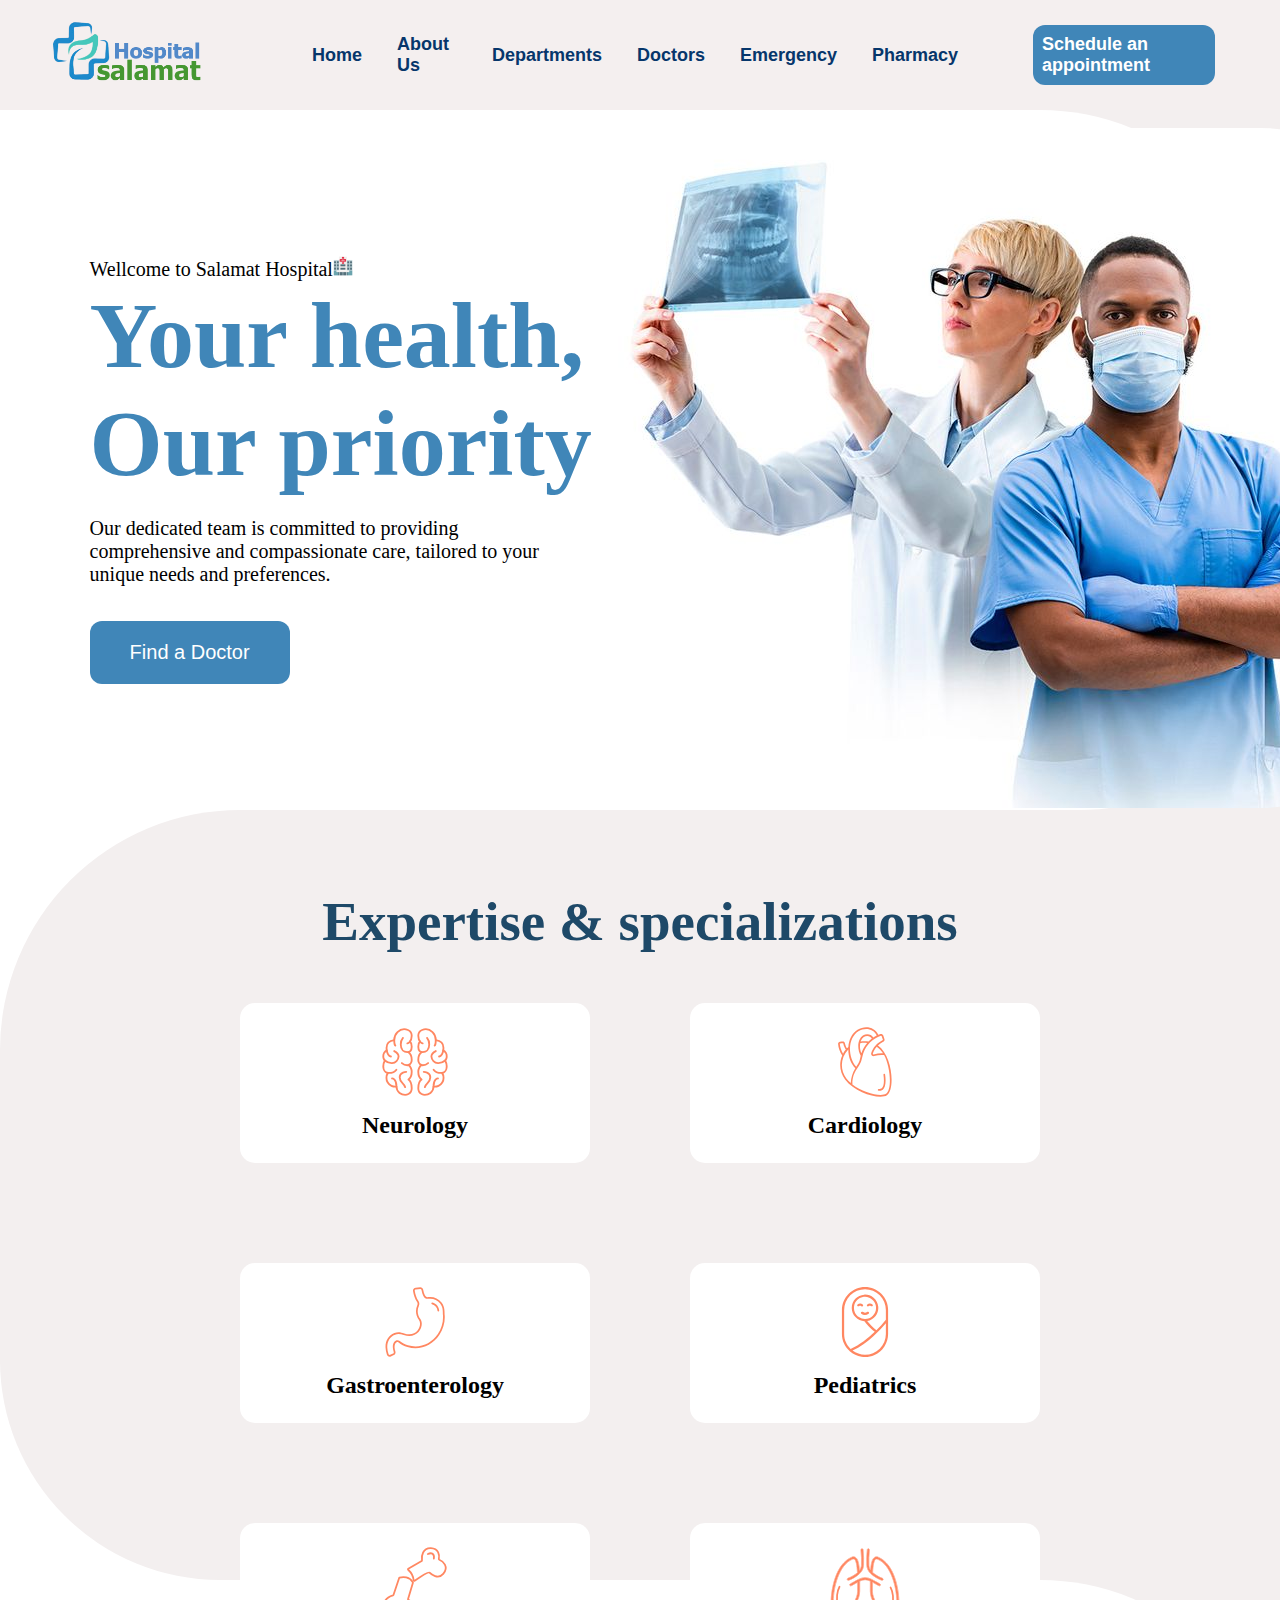
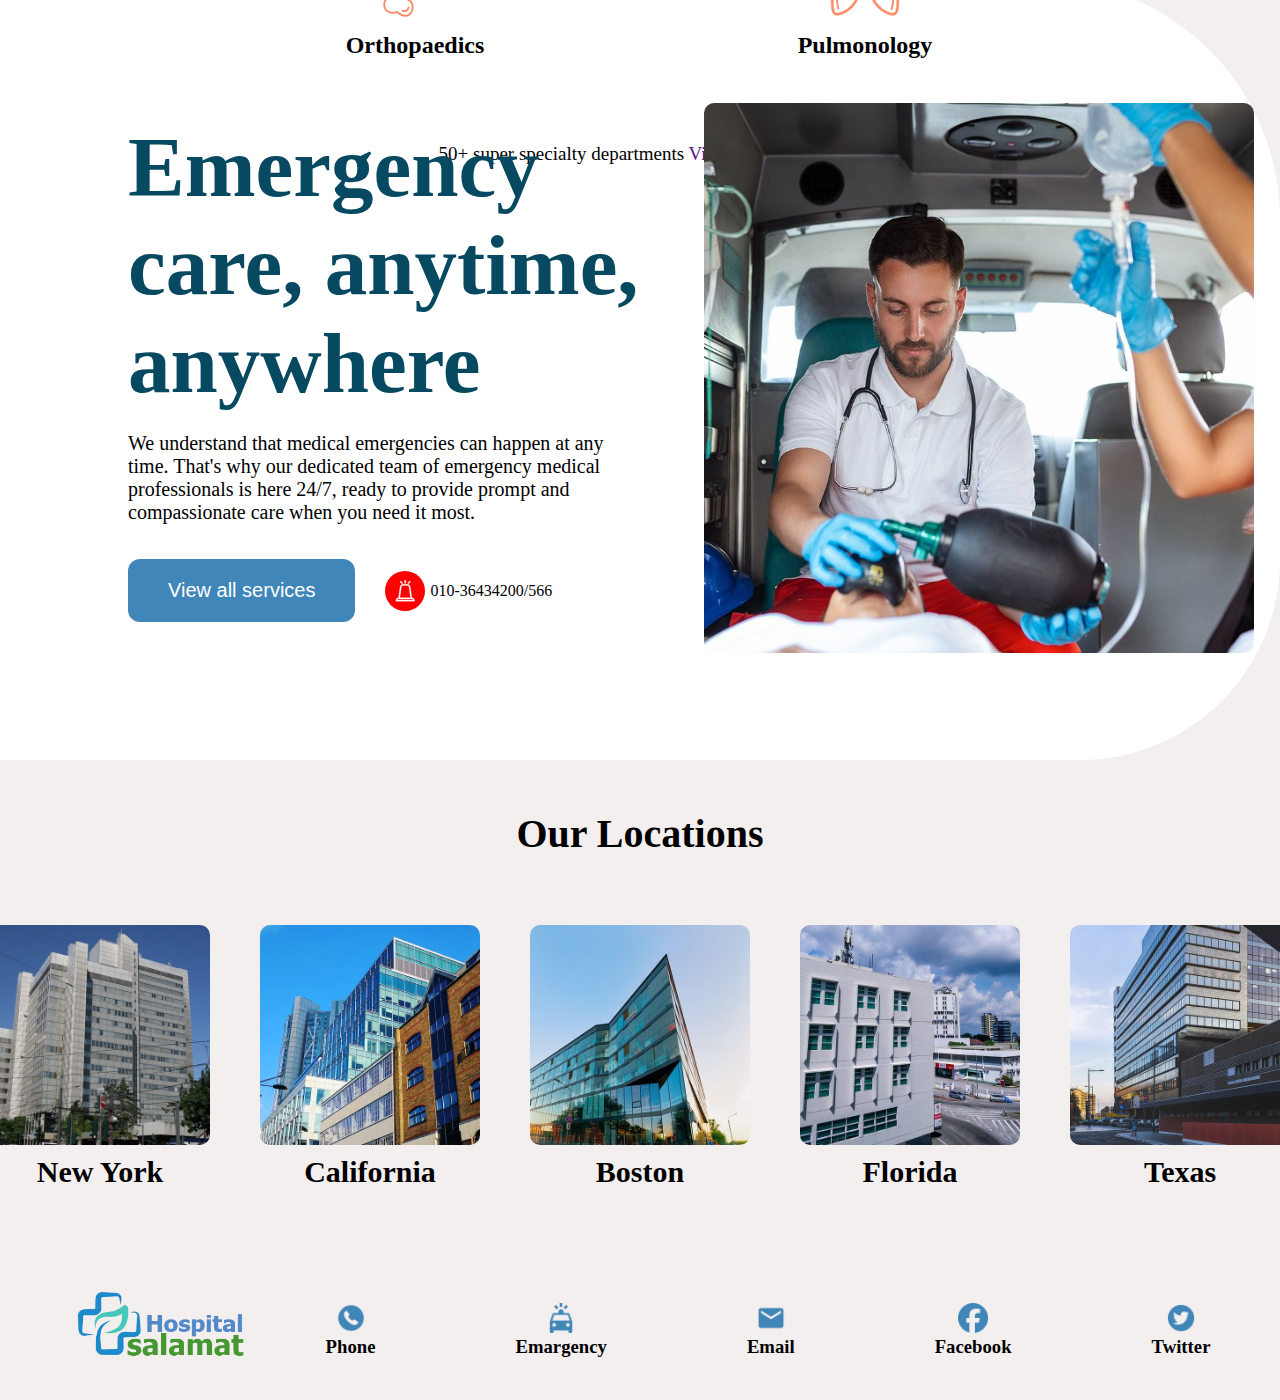
<file: index.html>
<!DOCTYPE html>
<html lang="en">

<head>
    <link rel="stylesheet" href="./component/css/footer.css">
    <link rel="stylesheet" href="./component/css/header.css">
    <link rel="stylesheet" href="./component/css/commonstyle.css">
    <link rel="stylesheet" href="./component/css/home.css">
    <meta charset="UTF-8">
    <meta name="viewport" content="width=device-width, initial-scale=1.0">
    <title>Home</title>
</head>

<body>
    <header id="header"></header>
    <main>
        <div class="home">
            <div class="hero">
                <div class="hero-contant">
                    <p>Wellcome to Salamat Hospital<img src="./image/noto--hospital.png" width="20" height="20"></p>
                    <h1>Your health, Our priority</h1>
                    <p>
                        Our dedicated team is committed to providing comprehensive and compassionate care,
                        tailored to your unique needs and preferences.
                    </p>
                    <button id="hero-button">Find a Doctor</button>
                </div>
                <div class="hero-imag">
                    <img src="./image/hero-image.jpg" alt="">
                </div>
            </div>
            <div class="hero-2">
                <div class="hero-part-2">
                    <h1>Expertise & specializations</h1>
                    <div class="hero-part-2-category">
                        <div class="cat-1">
                            <img src="./image/svg/maqz.svg" width="70" height="70" alt="">
                            <h2>Neurology</h2>
                        </div>
                        <div class="cat-1">
                            <img src="./image/svg/hartlogo.svg" width="70" height="70" alt="">
                            <h2>Cardiology</h2>
                        </div>
                        <div class="cat-1">
                            <img src="./image/svg/medah.svg" width="70" height="70" alt="">
                            <h2>Gastroenterology</h2>
                        </div>
                        <div class="cat-1">
                            <img src="./image/svg/tafl.svg" width="70" height="70" alt="">
                            <h2>Pediatrics</h2>
                        </div>
                        <div class="cat-1">
                            <img src="./image/svg/ostoghan.svg" width="70" height="70" alt="">
                            <h2>Orthopaedics</h2>
                        </div>
                        <div class="cat-1">
                            <img src="./image/svg/reah.svg" width="70" height="70" alt="">
                            <h2>Pulmonology</h2>
                        </div>
                    </div>
                    <p id="depatrt">50+ super specialty departments<a href=""> View all specialities</a></p>
                </div>
            </div>
            <div id="hero-part-3" class="hero">
                <div id="hero-contant-3" class="hero-contant">
                    <h1>Emergency care, anytime,<br>anywhere</h1>
                    <p>
                        We understand that medical emergencies can happen at any time.
                        That's why our dedicated team of emergency medical professionals
                        is here 24/7, ready to provide prompt and compassionate care when you need it most.
                    </p>
                    <div class="emargency-btn-phone" style="display: flex;align-items: center;gap: 30px;">
                        <button id="hero-button">View all services</button>
                        <div style="display: flex;align-items: center;padding-top: 35px; gap: 5px;">
                            <span
                                style="width: 40px; height:40px;background-color: red; border-radius: 50%; display: flex;align-items: center;justify-content: center;">
                                <img src="./image/svg/alert.svg" alt="">
                            </span>
                            <span>010-36434200/566</span>
                        </div>
                    </div>
                </div>
                <div id="hero-imag-3" class="hero-imag">
                    <img id="emargency" src="./image/emargency-bg.jpg" width="500" height="500" alt="">
                </div>
            </div>
        </div>

        <!-- part4 -->

        <div class="hero-part-4">
            <h1>Our Locations</h1>
            <div class="locations">
                <div class="location">
                    <img style="border-radius:10px" src="./image/location/newyork.jpg" width="220" height="220" alt="">
                    <h1>New York</h1>
                </div>
                <div class="location">
                    <img style="border-radius:10px" src="./image/location/boston.jpg" width="220" height="220" alt="">
                    <h1>California</h1>
                </div>
                <div class="location">
                    <img style="border-radius:10px" src="./image/location/texas.jpg" width="220" height="220" alt="">
                    <h1>Boston</h1>
                </div>
                <div class="location">
                    <img style="border-radius:10px" src="./image/location/locanton.jpg" width="220" height="220" alt="">
                    <h1>Florida</h1>
                </div>
                <div class="location">
                    <img style="border-radius:10px" src="./image/location/floreida.jpg" width="220" height="220" alt="">
                    <h1>Texas</h1>
                </div>

            </div>
        </div>
        </div>
    </main>
    <footer id="footer"></footer>
    <script src="./component/js/header.js"></script>
    <script src="./component/js/footer.js"></script>
</body>

</html>
</file>
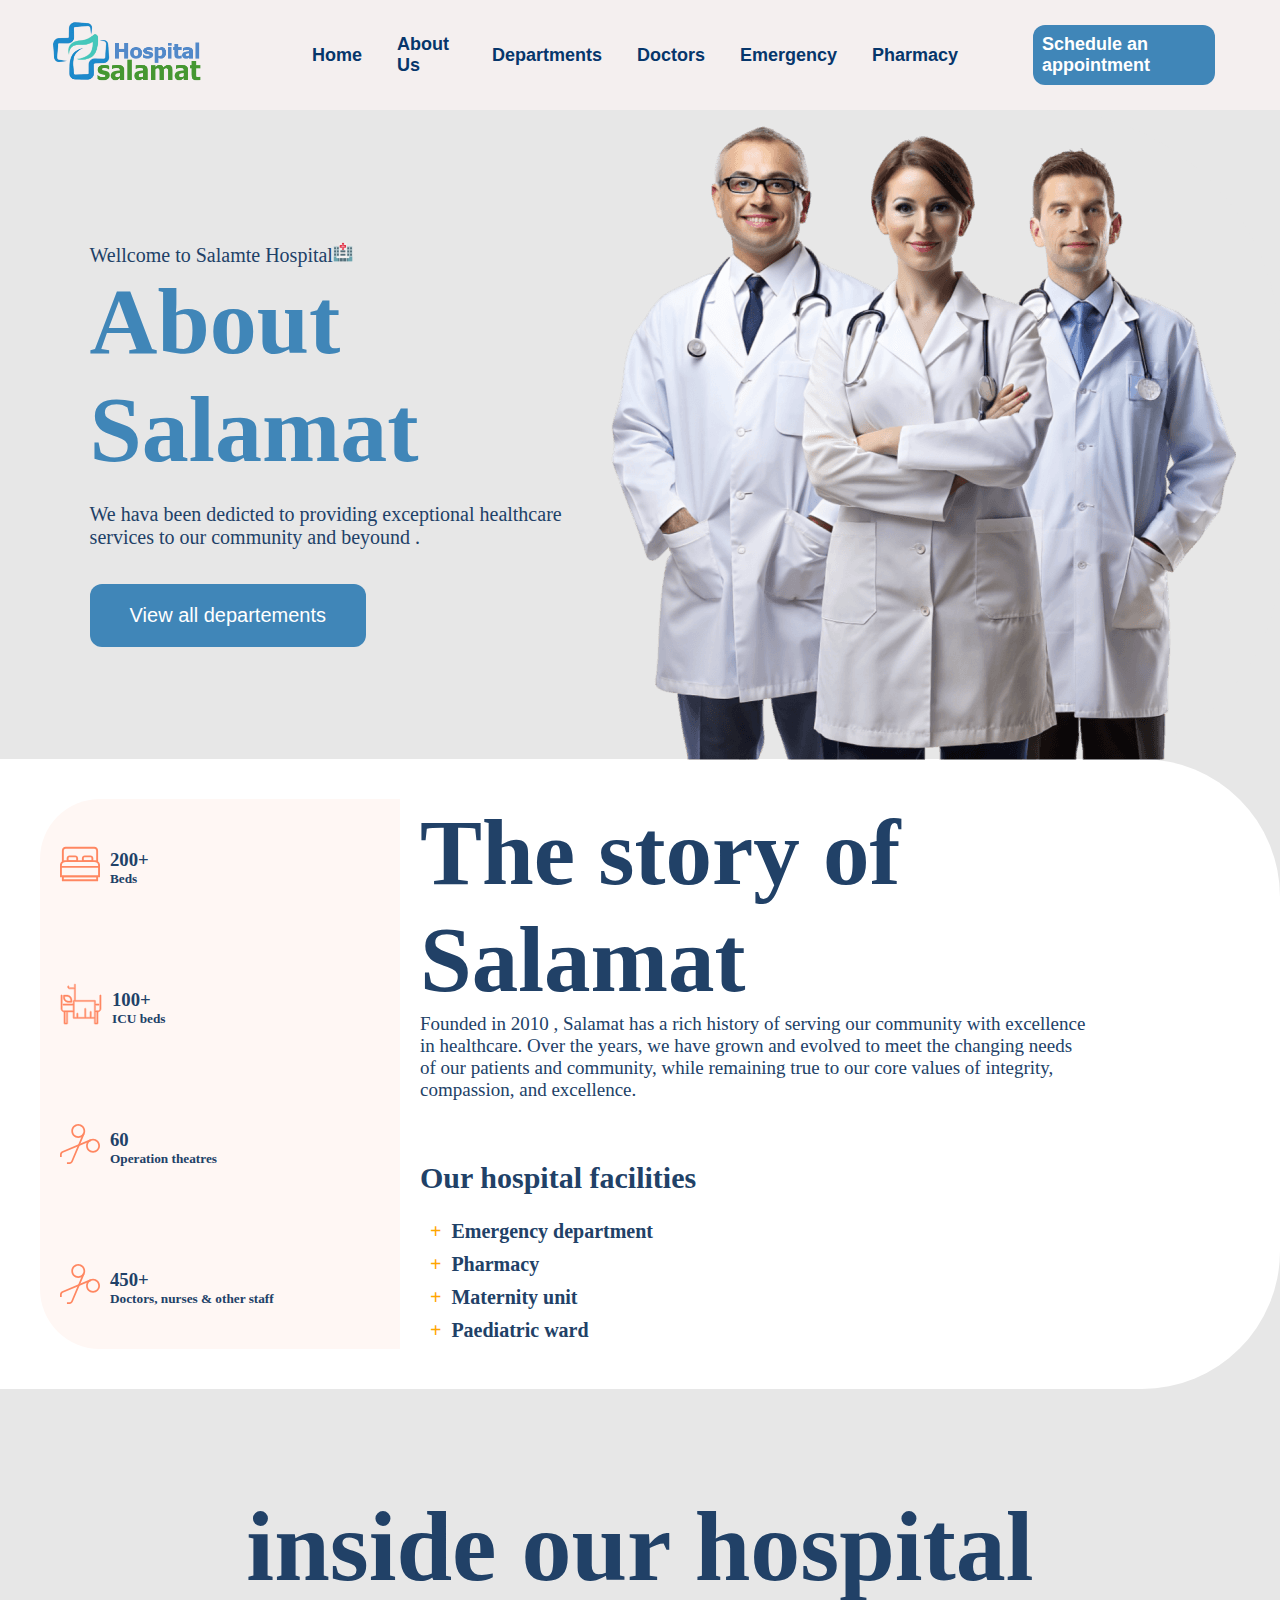
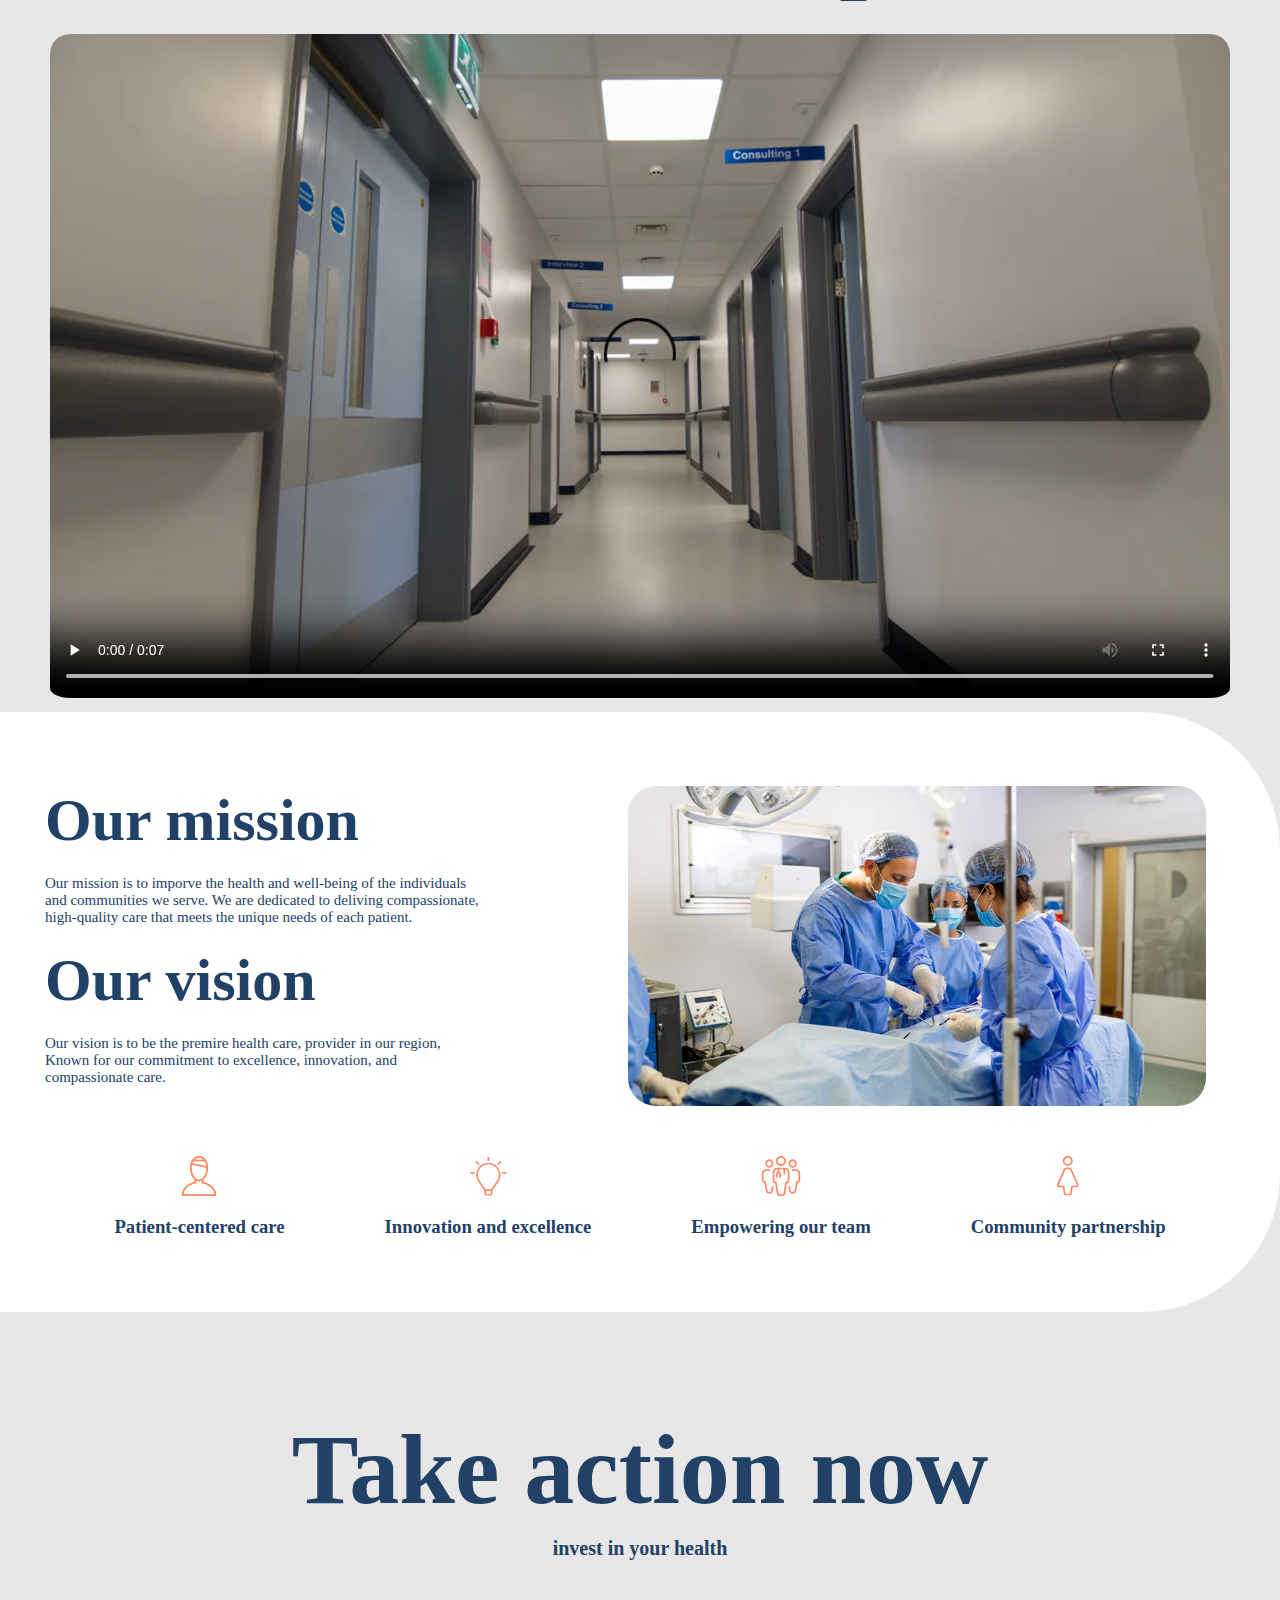
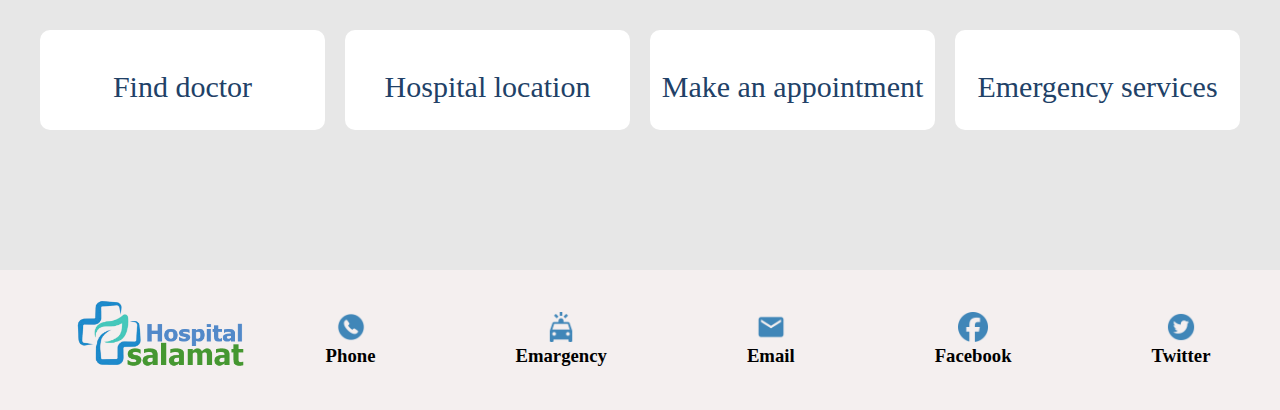
<file: about.html>
<!DOCTYPE html>
<html lang="en">
  <head>
    <meta charset="UTF-8" />
    <meta name="viewport" content="width=device-width, initial-scale=1.0" />
    <link rel="stylesheet" href="./component/css/header.css" />
    <link rel="stylesheet" href="./component/css/footer.css" />
    <link rel="stylesheet" href="./component/css/home.css">
    <link rel="stylesheet" href="commonstyle.css" />
    <link rel="stylesheet" href="./component/css/about.css">
    <title>About Us</title>
  </head>
  <body>
    <header id="header"></header>
    <main>
      <div class="main">
        <div class="hero">
          <div class="hero-contant">
              <p class="p">Wellcome to Salamte Hospital<img src="./image/noto--hospital.png" width="20" height="20"></p>
              <h1 class="h1">About Salamat</h1>
              <p class="p">
                 We hava been dedicted to providing exceptional healthcare services to 
                 our community and beyound .
              </p>
              <button id="hero-button" >View all departements</button>
          </div>
          <div class="hero-imag">
              <img src="./images_project/header.png" alt="">
          </div>
        </div>
        <div class="story__section">
            <div class="amount_Box">
              <div class="beds">
                <img src="./images_project/6646f659d97b33b28956f5ae_icon-01.svg" alt="">
               <div class="amount_desc">
                <h3>200+</h3>
                <h5>Beds</h5>
               </div>
              </div>
              <div class="beds">
                <img src="./images_project/6646f659086a5b99f15c100b_icon-02.svg" alt="">
                <div class="amount_desc">
                <h3>100+</h3>
                <h5>ICU beds</h5>
              </div>
              </div>
              <div class="beds">
                <img src="./images_project/6646f659639ab41443074d4f_icon-03.svg" alt="">
                <div class="amount_desc">
                <h3>60</h3>
                <h5 id="perform">Operation theatres </h5>
              </div>
              </div>
              <div class="beds">
                <img src="./images_project/6646f659639ab41443074d4f_icon-03.svg" alt="">
                <div class="amount_desc">
                <h3>450+</h3>
                <h5 id="perform">Doctors, nurses & other staff</h5>
              </div>
              </div>
            </div>
            <div class="story__desc">
                <h1>The story of Salamat </h1>
                <p>Founded in 2010 , Salamat has a rich history of serving our community with excellence in healthcare.
                 Over the years, we have grown and evolved to meet the changing needs of our patients and community, while remaining 
                 true to our core values of integrity, compassion, and excellence.
                </p>
                <h3>Our hospital facilities </h3>
                <h5><span>+</span>Emergency department</h5>
                <h5><span>+</span>Pharmacy</h5>
                <h5><span>+</span>Maternity unit</h5>
                <h5><span>+</span>Paediatric ward</h5>
            </div>
        </div>
        <div class="video__section">
            <h1>inside our hospital</h1>
            <video src="./images_project/video.mp4" controls></video>
        </div>
        <div class="mission_section">
          <div class="top-mission">
          <div class="our_mission">
            <h1>Our mission</h1>
            <p>Our mission is to imporve the health and well-being of the individuals and communities we 
              serve. We are dedicated to deliving compassionate, high-quality care that meets the unique 
              needs of each patient.
            </p>
            <h1>Our vision</h1>
            <p>Our vision is to be the premire health care, provider in our region, Known
              for our commitment to excellence, innovation, and compassionate care.
            </p>
          </div>
          <div class="about-hero">
          </div>
        </div>
        <div class="mission__footer">
          <div class="patient">
            <img src="./images_project/mi_1-15.svg" alt="" width="40px" height="40px">
            <h3>Patient-centered care</h3>
          </div>
            <div class="patient">
              <img src="./images_project/mi_2_icon-16.svg" alt="" width="40px" height="40px">
              <h3>Innovation and excellence</h3>
            </div>
          <div class="patient">
            <img src="./images_project/3_icon-05.svg" alt="" width="40px" height="40px">
            <h3>Empowering our team</h3>
          </div>
          <div class="patient">
            <img src="./images_project/mi_12_icon-18.svg" alt="" width="40px" height="40px">
            <h3>Community partnership</h3>
          </div>
          </div>
        </div>
        <div class="action__section">
          <h1>Take action now</h1>
          <h4>invest in your health</h4>
          <div class="action__box">
            <div class="box">
              <a href="#">Find doctor</a>
            </div>
            <div class="box">
              <a href="#">Hospital location </a>
            </div>
            <div class="box">
              <a href="#">Make an appointment</a>
            </div>
            <div class="box">
              <a href="#">Emergency services</a>
     </div>
    </main>
    <footer id="footer"></footer>
    <script src="./component/js/header.js"></script>
    <script src="./component/js/footer.js"></script>
  </body>
</html>
</file>
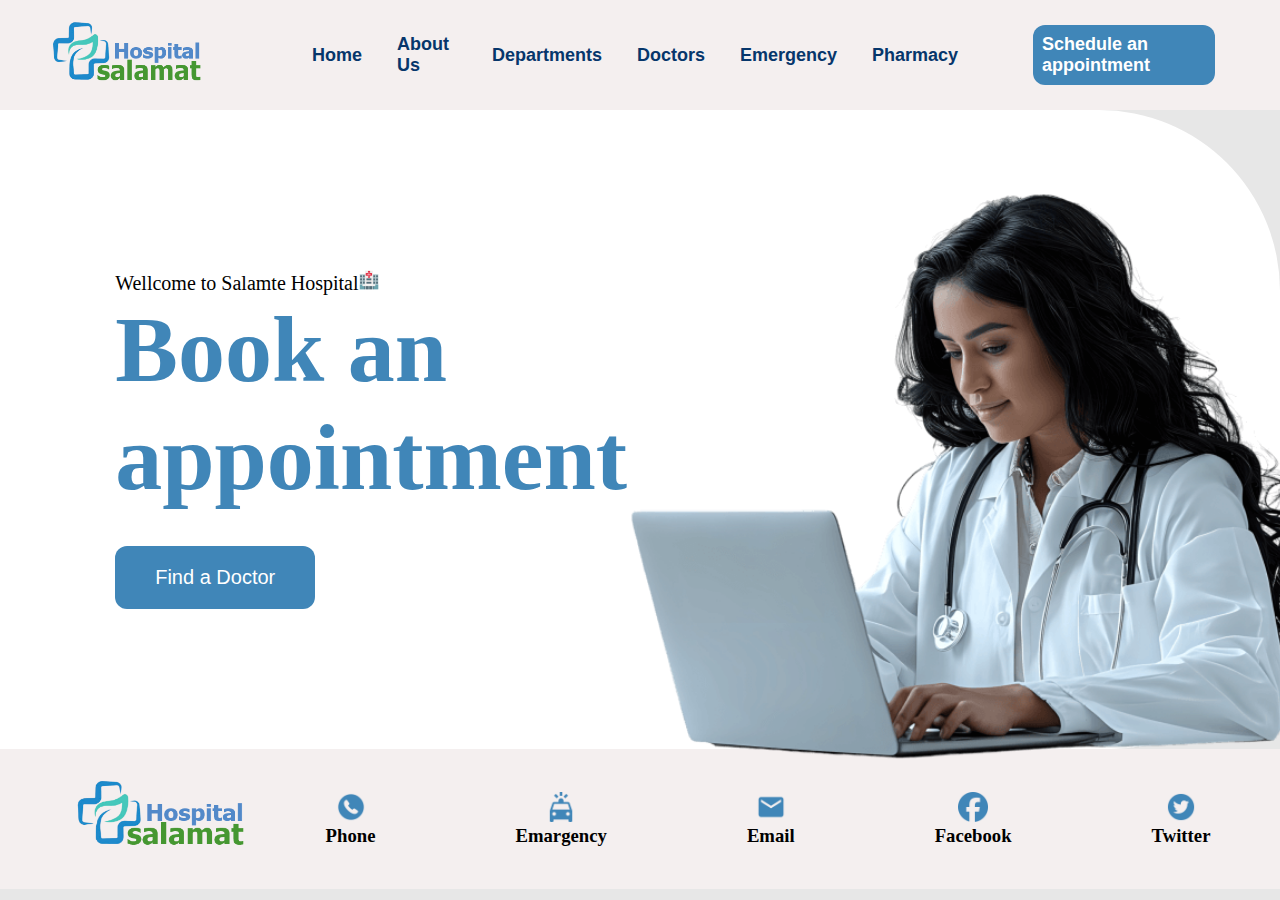
<file: appointment.html>
<!DOCTYPE html>
<html lang="en">

<head>
   <link rel="stylesheet" href="./component/css/footer.css">
   <link rel="stylesheet" href="./component/css/header.css">
   <link rel="stylesheet" href="./component/css/home.css">
   <link rel="stylesheet" href="./component/css/commonstyle.css">
   <link rel="stylesheet" href="./component/css/appointment.css">
   <meta charset="UTF-8">
   <meta name="viewport" content="width=device-width, initial-scale=1.0">
   <title>Appointment</title>
</head>

<body>
   <header id="header"></header>
   <main>
      <div class="hero">
         <div class="hero-contant">
             <p>Wellcome to Salamte Hospital<img src="./image/noto--hospital.png" width="20" height="20"></p>
             <h1>Book an appointment</h1>
             
             <button id="hero-button" >Find a Doctor</button>
         </div>
         <div class="hero-imag">
             <img id="hero-img-appontment" src="./image/doctor/doctor6.png" alt="">
         </div>
       </div>
   </main>
   <footer id="footer"></footer>
   <script src="./component/js/header.js"></script>
   <script src="./component/js/footer.js"></script>
</body>

</html>
</file>
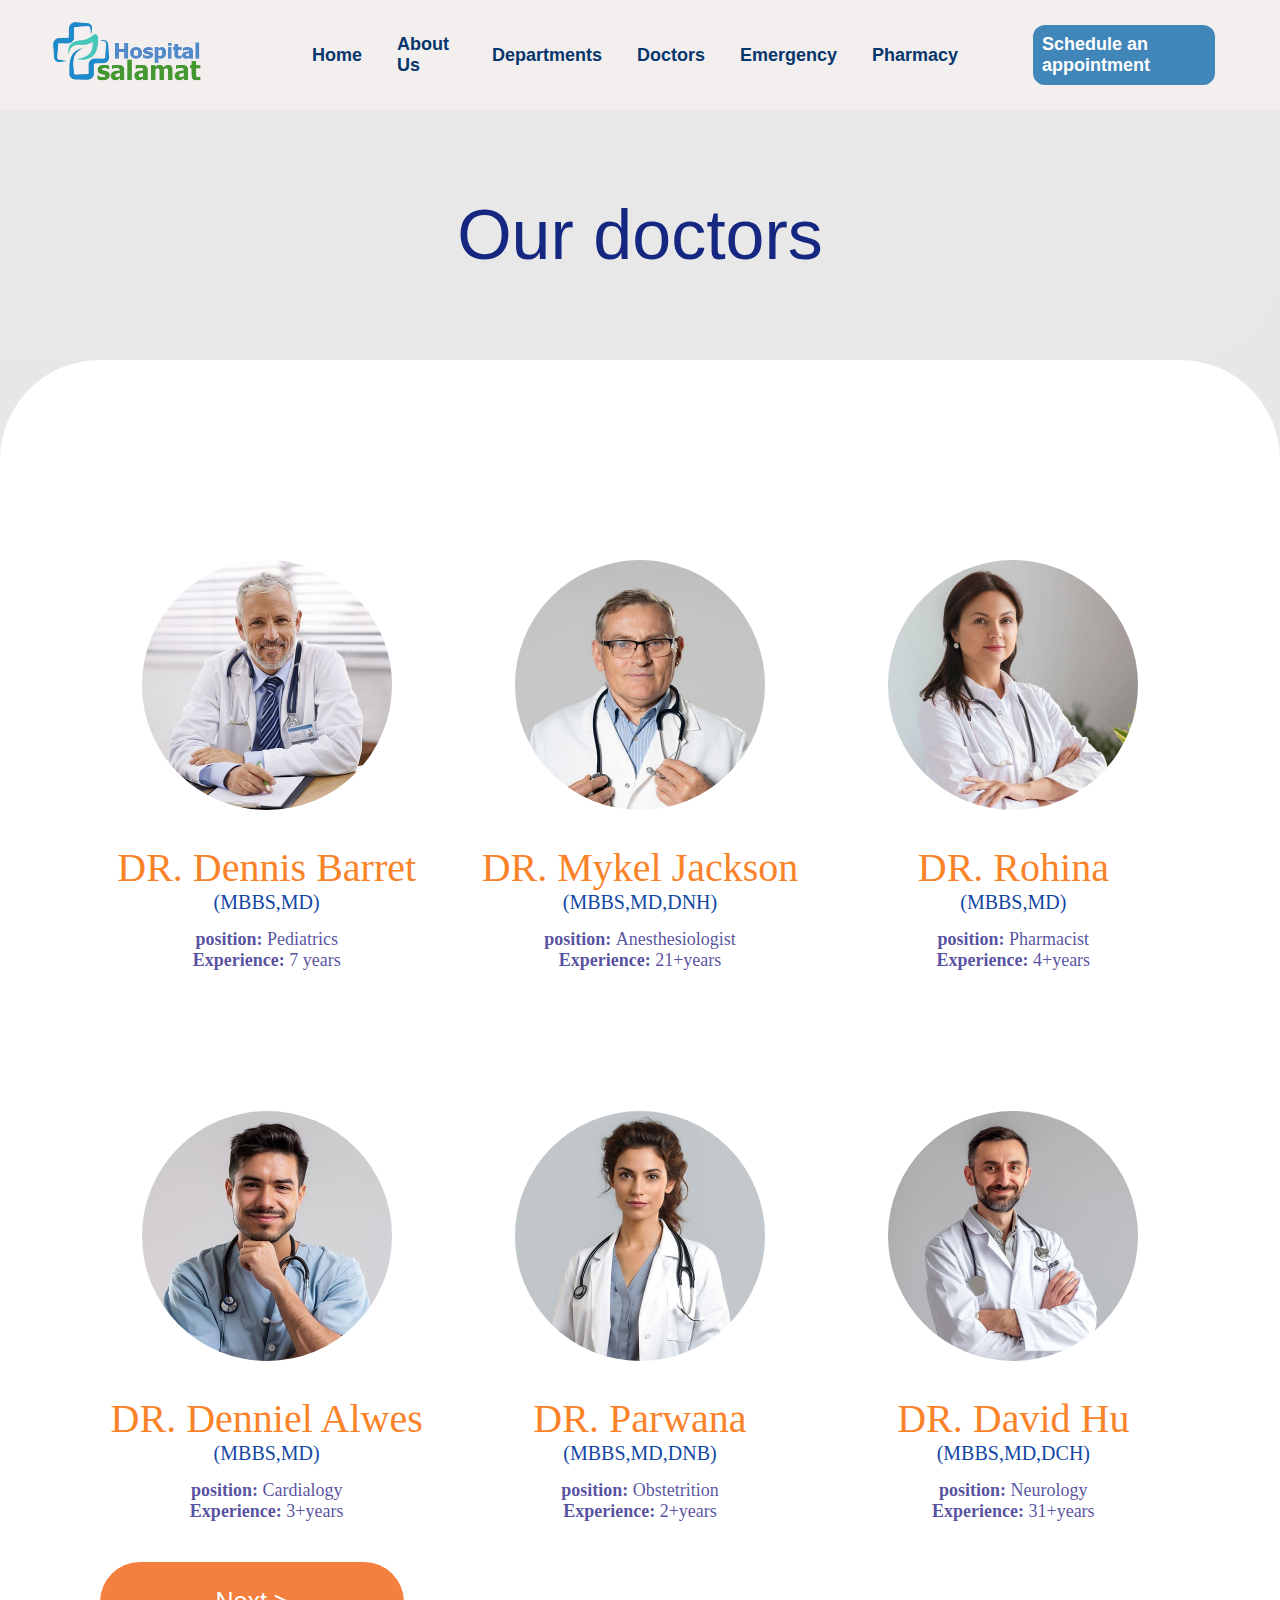
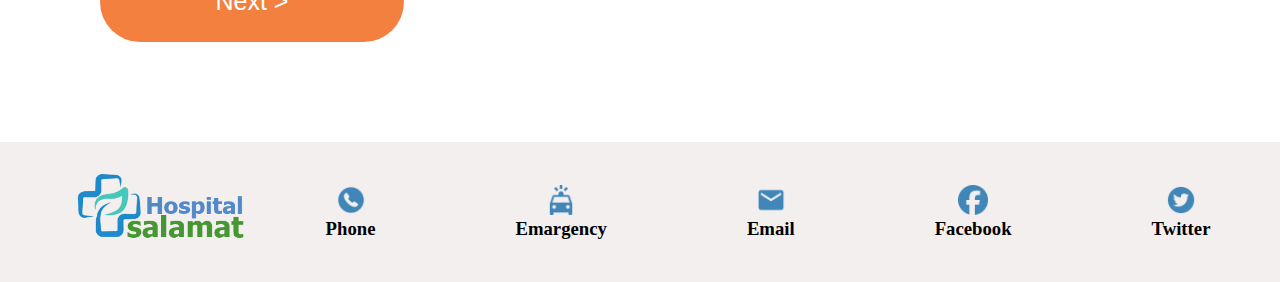
<file: doctor.html>
<!DOCTYPE html>
<html lang="en">
  <head>
    <meta charset="UTF-8" />
    <meta name="viewport" content="width=device-width, initial-scale=1.0" />
    <link rel="stylesheet" href="./component/css/header.css" />
    <link rel="stylesheet" href="./component/css/footer.css" />
    <link rel="stylesheet" href="commonstyle.css" />
    <link rel="stylesheet" href="./component/css/doctor.css">
    <title>Doctors</title>
  </head>
  <body>

    <header id="header"></header>

    <main>
      <div class="our-doctors">Our doctors</div>
      
     <div class="doctors-section">
   

      <div class="doc-section first">
        <img src="./image/doctor/doctor1.jpg" alt="" >
        <div class="doc-name">
          <p>DR. Dennis Barret</p>
        </div>
        <p class="doc-part">(MBBS,MD)</p>
        <div class="doc-position">
          <p><b>position: </b><span>Pediatrics</span></p>
          <p><b>Experience: </b><span>7 years </span></p>
        </div>
      </div>

      
      <div class="doc-section">
        <img src="./image/doctor/doctor2.jpg" alt="" >
        <div class="doc-name">
          <p>DR. Mykel Jackson</p>
        </div>
        <p class="doc-part">(MBBS,MD,DNH)</span></p>
        <div class="doc-position">
          <p><b>position: </b><span>Anesthesiologist</span></p>
          <p><b>Experience: </b><span>21+years </span></p>
        </div>
      </div>
      
      <div class="doc-section">
        <img src="./image/doctor/doctor3.jpg" alt="" >
        <div class="doc-name">
          <p>DR. Rohina</p>
        </div>
        <p class="doc-part">(MBBS,MD)</span></p>
        <div class="doc-position">
          <p><b>position: </b><span>Pharmacist</span></p>
          <p><b>Experience: </b><span>4+years </span></p>
        </div>
      </div>

    
      <div class="doc-section">
        <img src="./image/doctor/doctor4.jpg" alt="" >
        <div class="doc-name">
          <p>DR. Denniel Alwes</p>
        </div>
        <p class="doc-part">(MBBS,MD)</span></p>
        <div class="doc-position">
          <p><b>position: </b><span>Cardialogy</span></p>
          <p><b>Experience: </b><span>3+years </span></p>
        </div>
      </div>

      
      <div class="doc-section">
        <img src="./image/doctor/doctor5.jpg" alt="" >
        <div class="doc-name">
          <p>DR. Parwana</p>
        </div>
        <p class="doc-part">(MBBS,MD,DNB)</span></p>
        <div class="doc-position">
          <p><b>position: </b><span>Obstetrition</span></p>
          <p><b>Experience: </b><span>2+years </span></p>
        </div>
      </div>

      <div class="doc-section">
        <img src="./image/doctor/doctor7.jpg" alt="" >
        <div class="doc-name">
          <p>DR. David Hu</p>
        </div>
        <p class="doc-part">(MBBS,MD,DCH)</span></p>
        <div class="doc-position">
          <p><b>position: </b><span>Neurology</span></p>
          <p><b>Experience: </b><span>31+years </span></p>
        </div>
      </div>
      <button class="button">Next > </button>
     </div>
    </main>

    <footer id="footer"></footer>
    <script src="./component/js/header.js"></script>
    <script src="./component/js/footer.js"></script>

  </body>
</html>
</file>
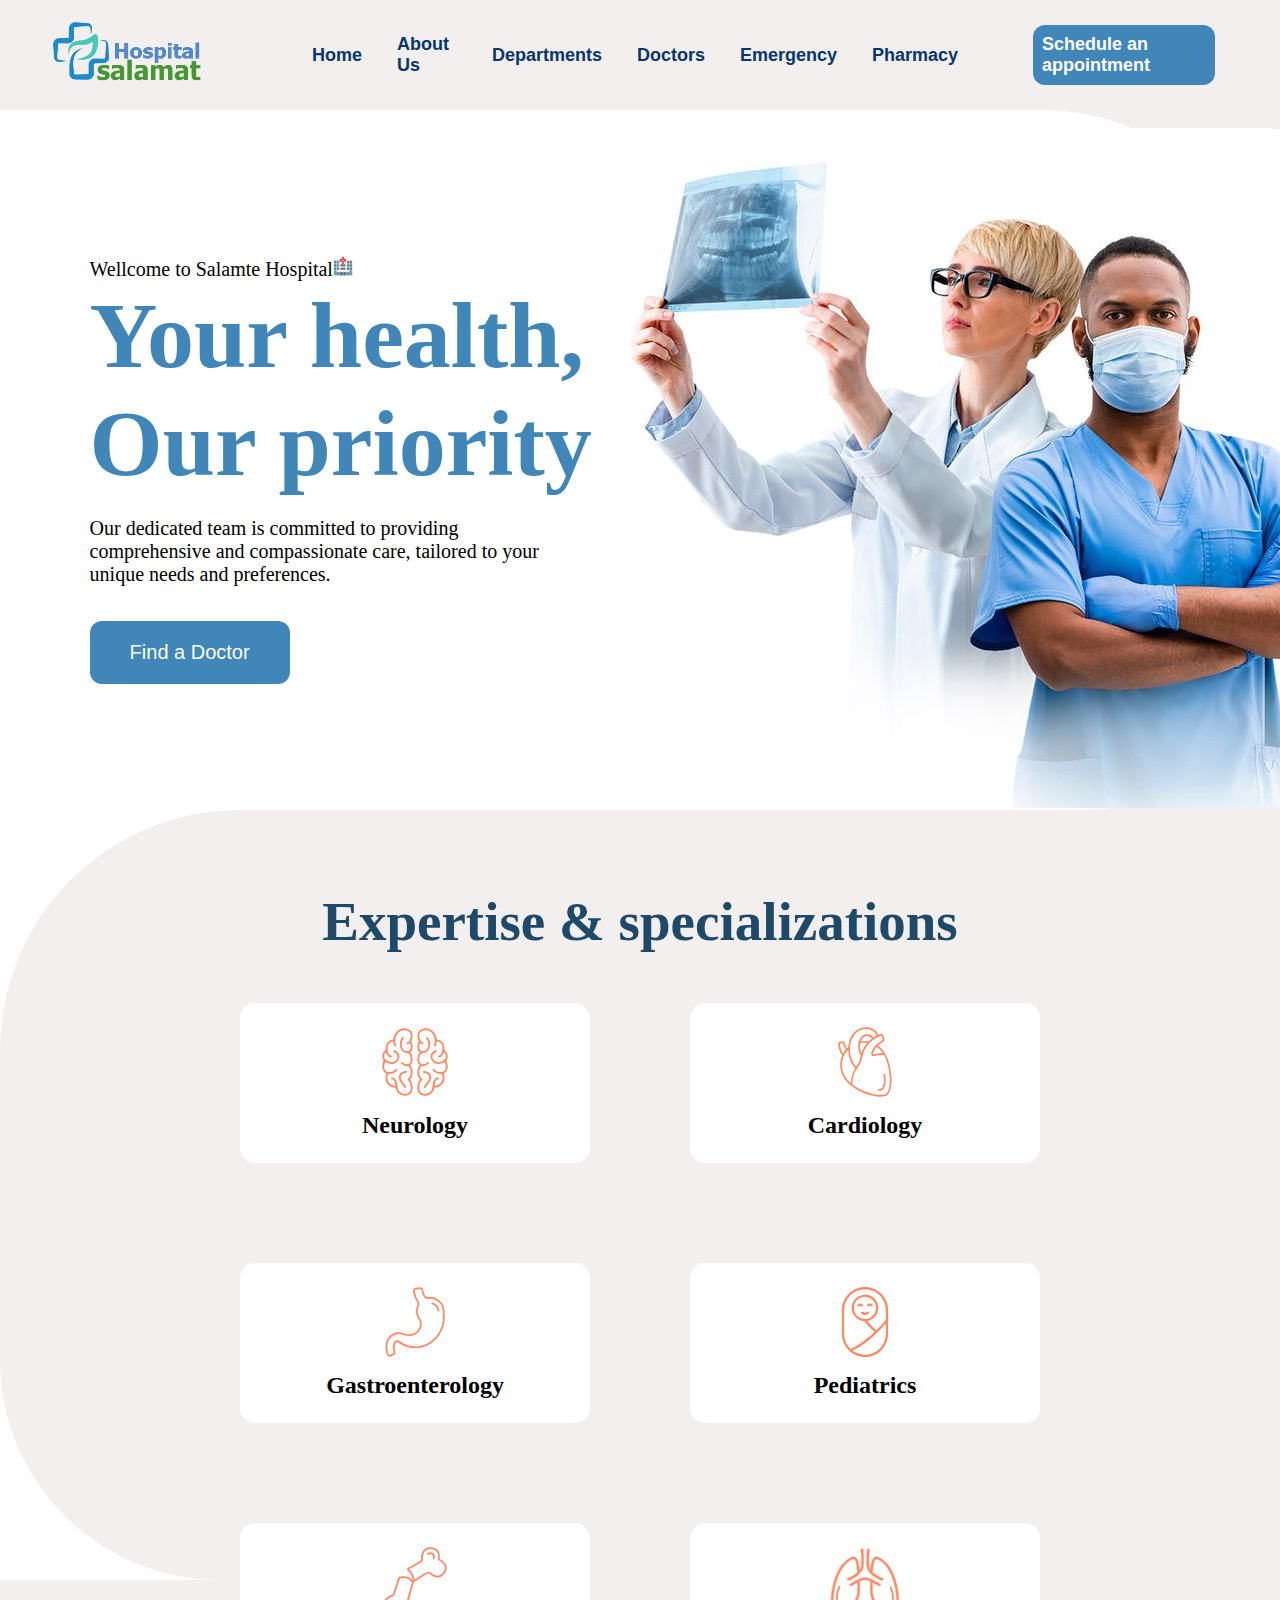
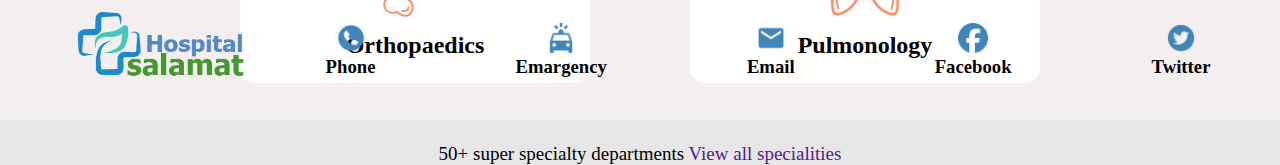
<file: Home.html>
<!DOCTYPE html>
<html lang="en">
  <head>
    <meta name="viewport" content="width=device-width, initial-scale=1.0" />
    <link rel="stylesheet" href="./component/css/footer.css" />
    <link rel="stylesheet" href="./component/css/header.css" />
    <link rel="stylesheet" href="commonstyle.css" />
    <link rel="stylesheet" href="./component/css/home.css" />
    <meta charset="UTF-8" />
    <title>Home</title>
  </head>
  <body>
    <header id="header"></header>
    <main>
      <div class="home">
        <div class="hero">
          <div class="hero-contant">
            <p>
              Wellcome to Salamte Hospital<img
                src="./image/noto--hospital.png"
                width="20"
                height="20"
              />
            </p>
            <h1>Your health, Our priority</h1>
            <p>
              Our dedicated team is committed to providing comprehensive and
              compassionate care, tailored to your unique needs and preferences.
            </p>
            <button id="hero-button">Find a Doctor</button>
          </div>
          <div class="hero-imag">
            <img src="./image/hero-image.jpg" alt="" />
          </div>
        </div>
        <div class="hero-2">
          <div class="hero-part-2">
            <h1>Expertise & specializations</h1>
            <div class="hero-part-2-category">
              <div class="cat-1">
                <img src="./image/svg/maqz.svg" width="70" height="70" alt="" />
                <h2>Neurology</h2>
              </div>
              <div class="cat-1">
                <img
                  src="./image/svg/hartlogo.svg"
                  width="70"
                  height="70"
                  alt=""
                />
                <h2>Cardiology</h2>
              </div>
              <div class="cat-1">
                <img
                  src="./image/svg/medah.svg"
                  width="70"
                  height="70"
                  alt=""
                />
                <h2>Gastroenterology</h2>
              </div>
              <div class="cat-1">
                <img src="./image/svg/tafl.svg" width="70" height="70" alt="" />
                <h2>Pediatrics</h2>
              </div>
              <div class="cat-1">
                <img
                  src="./image/svg/ostoghan.svg"
                  width="70"
                  height="70"
                  alt=""
                />
                <h2>Orthopaedics</h2>
              </div>
              <div class="cat-1">
                <img src="./image/svg/reah.svg" width="70" height="70" alt="" />
                <h2>Pulmonology</h2>
              </div>
            </div>
            <p id="depatrt">
              50+ super specialty departments<a href="">
                View all specialities</a
              >
            </p>
          </div>
        </div>
      </div>
    </main>
    <footer id="footer"></footer>
    <script src="./component/js/header.js"></script>
    <script src="./component/js/footer.js"></script>
  </body>
</html>
</file>
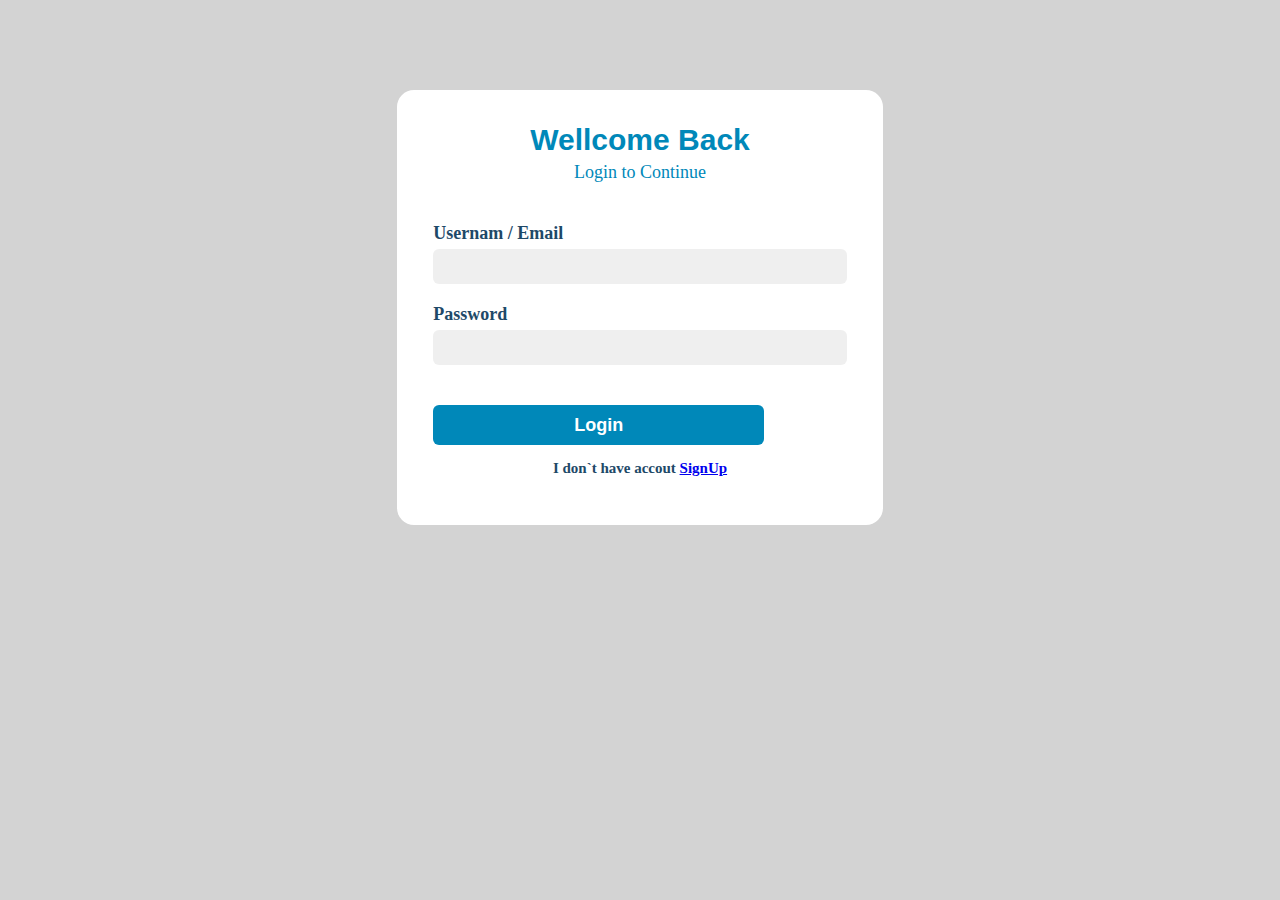
<file: login.html>
<!DOCTYPE html>
<html lang="en">
<head>
    <link rel="stylesheet" href="./component/css/login.css">
    <meta charset="UTF-8">
    <meta name="viewport" content="width=device-width, initial-scale=1.0">
    <title>Login</title>
</head>
<body>
    <div class="login-container">
        <h1>Wellcome Back</h1>
        <p id="countinue">Login to Continue</p>
        <form action="" class="login-form">

            <div class="login-input-container">
                <label for="username">Usernam / Email</label>
                <input type="text" id="L-username">
            </div>

            <div class="login-input-container">
                <label for="pasword">Password</label>
                <input type="password" id="L-password">
            </div>

            <div class="login-input-container">
                <button type="submit" id="login-btn">Login</button>
                <p id="have-accout">I don`t have accout <a href="signup.html">SignUp</a></p>
                <p id="loding">loading...</p>
                <p id="loding-img">
                    <img src="./image/location/login.png" width="25" height="25" alt="">
                </p>
            </div> 
        </form>
    </div>
    <script src="./component/js/login.js"></script>
</body>
</html>
</file>
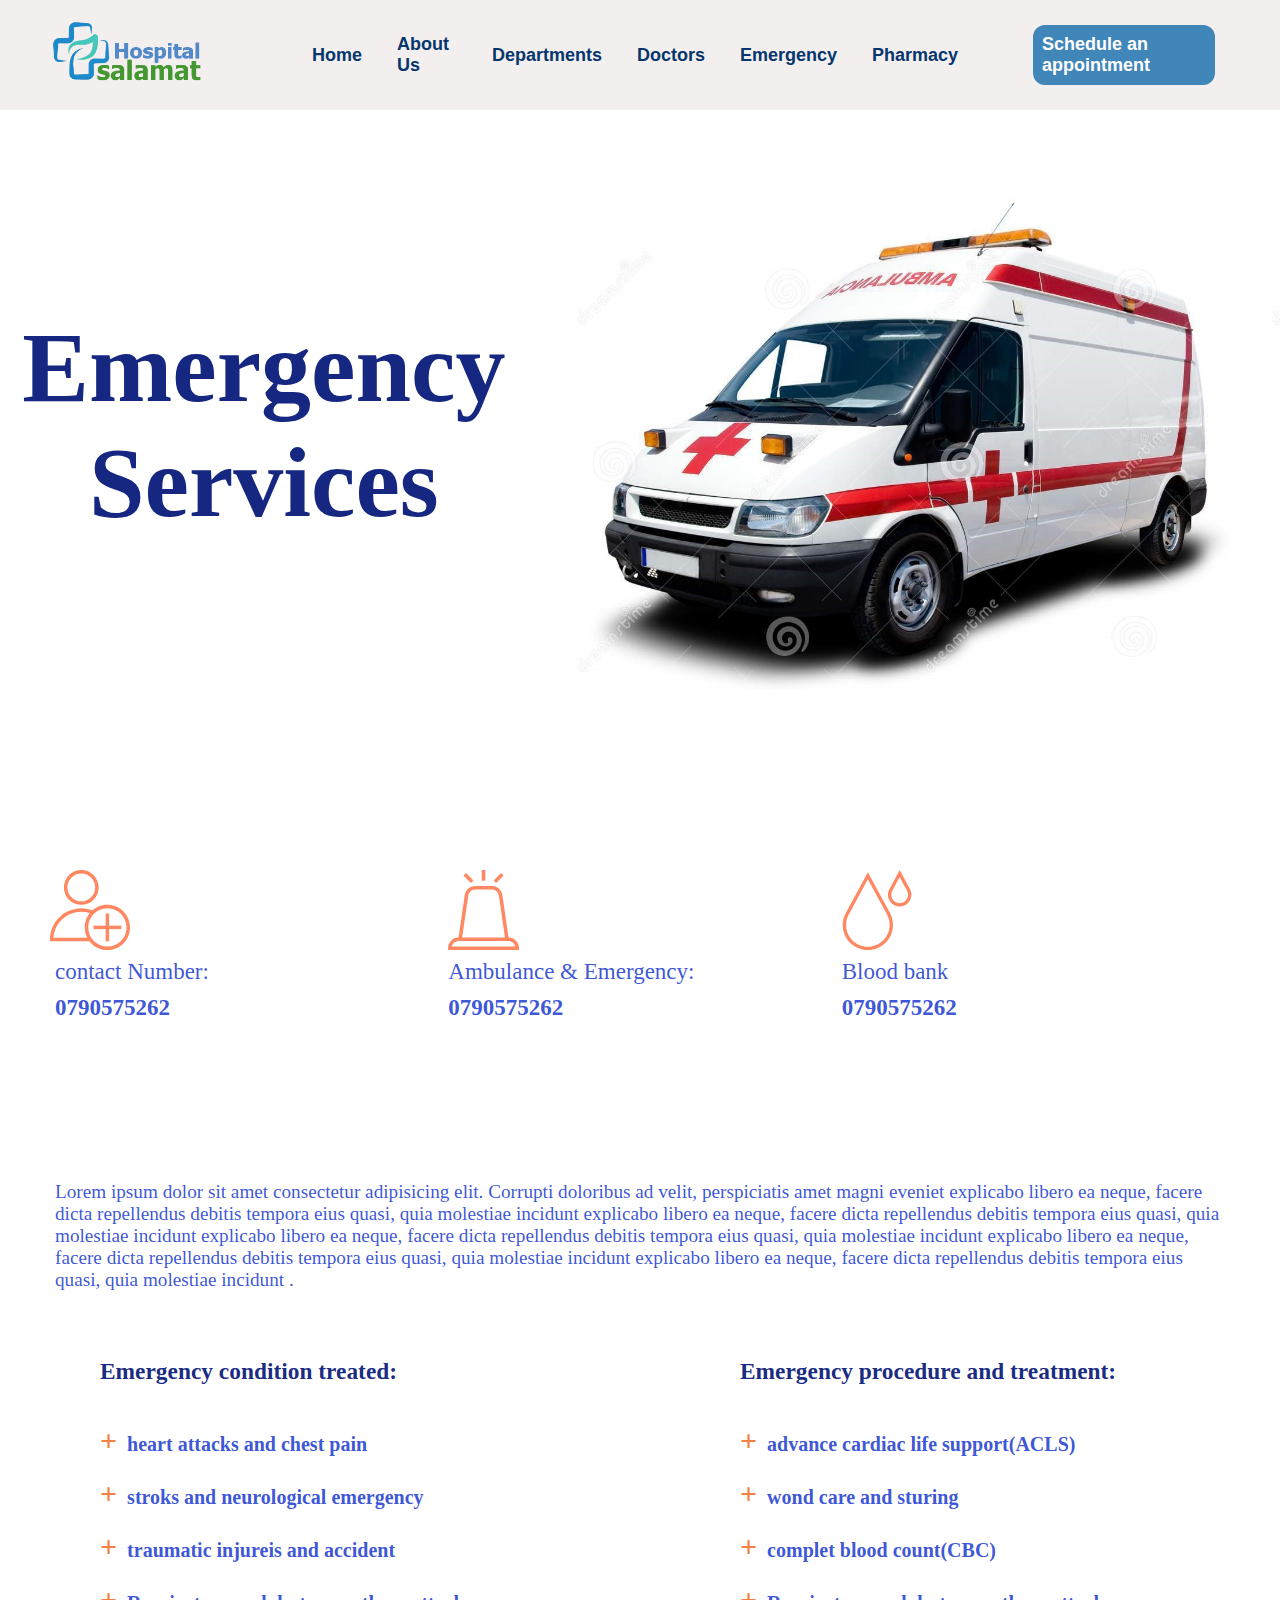
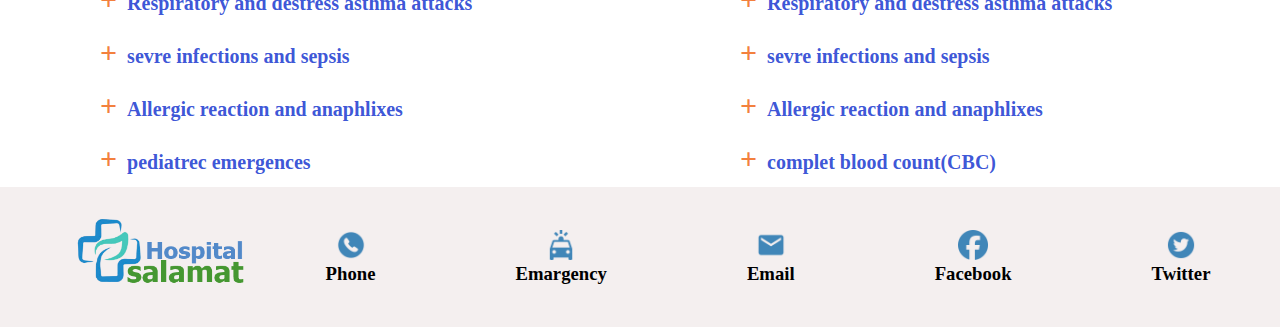
<file: services.html>
<!DOCTYPE html>
<html lang="en">
  <head>
    <meta charset="UTF-8" />
    <meta name="viewport" content="width=device-width, initial-scale=1.0" />
    <title>Services</title>
    <link rel="stylesheet" href="./component/css/footer.css" />
    <link rel="stylesheet" href="./component/css/header.css" />
    <link rel="stylesheet" href="commonstyle.css" />
    <link rel="stylesheet" href="./component/css/services.css" />
  </head>
  <body>
    <header id="header"></header>
    <main>
      <div class="header___section">
        <h1>Emergency Services</h1>
        <img src="./image/ambulance.jpg" height="500px" alt="" />
      </div>
      <div class="cards">
        <div class="card">
          <img src="./image/icon/contact.svg" alt="" />
          <p>contact Number:</p>
          <h4>0790575262</h4>
        </div>
        <div class="card">
          <img src="./image/icon/emergencyS.svg" alt="" />
          <p>Ambulance & Emergency:</p>
          <h4>0790575262</h4>
        </div>
        <div class="card">
          <img src="./image/icon/drop.svg" alt="" />
          <p>Blood bank</p>
          <h4>0790575262</h4>
        </div>
      </div>
      <p class="inform">
        Lorem ipsum dolor sit amet consectetur adipisicing elit. Corrupti
        doloribus ad velit, perspiciatis amet magni eveniet explicabo libero ea
        neque, facere dicta repellendus debitis tempora eius quasi, quia
        molestiae incidunt explicabo libero ea neque, facere dicta repellendus
        debitis tempora eius quasi, quia molestiae incidunt explicabo libero ea
        neque, facere dicta repellendus debitis tempora eius quasi, quia
        molestiae incidunt explicabo libero ea neque, facere dicta repellendus
        debitis tempora eius quasi, quia molestiae incidunt explicabo libero ea
        neque, facere dicta repellendus debitis tempora eius quasi, quia
        molestiae incidunt .
      </p>
      <div class="descriptions">
        <div class="description">
          <h3>Emergency condition treated:</h3>
          <h4><span>+</span>heart attacks and chest pain</h4>
          <h4><span>+</span>stroks and neurological emergency</h4>
          <h4><span>+</span>traumatic injureis and accident</h4>
          <h4><span>+</span>Respiratory and destress asthma attacks</h4>
          <h4><span>+</span>sevre infections and sepsis</h4>
          <h4><span>+</span>Allergic reaction and anaphlixes</h4>
          <h4><span>+</span>pediatrec emergences</h4>
        </div>
        <div class="description">
          <h3>Emergency procedure and treatment:</h3>
          <h4><span>+</span>advance cardiac life support(ACLS)</h4>
          <h4><span>+</span>wond care and sturing</h4>
          <h4><span>+</span>complet blood count(CBC)</h4>
          <h4><span>+</span>Respiratory and destress asthma attacks</h4>
          <h4><span>+</span>sevre infections and sepsis</h4>
          <h4><span>+</span>Allergic reaction and anaphlixes</h4>
          <h4><span>+</span>complet blood count(CBC)</h4>
        </div>
      </div>
    </main>

    <footer id="footer"></footer>
    <script src="./component/js/header.js"></script>
    <script src="./component/js/footer.js"></script>
  </body>
</html>
</file>
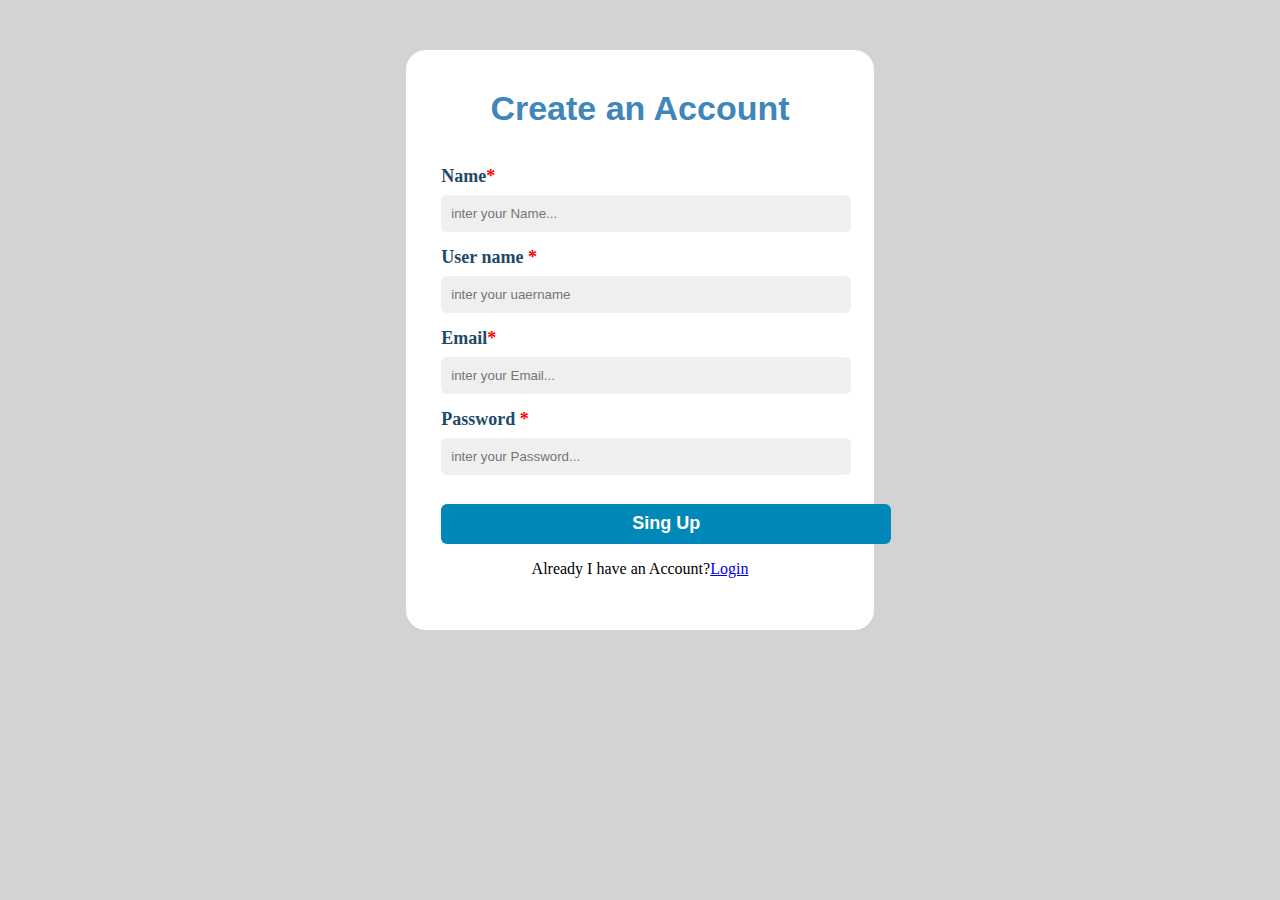
<file: signup.html>
<!DOCTYPE html>
<html lang="en">
<head>
    <link rel="stylesheet" href="./component/css/signup.css">
    <meta charset="UTF-8">
    <meta name="viewport" content="width=device-width, initial-scale=1.0">
    <title>Sign Up</title>
</head>
<body>
    <div class="singup-container">
        <h1> Create an Account </h1>
        <form action="" class="singup-form">
            <div class="signup-input-container">
                <label for="name">Name<span class="required">*</span></label>
                <input type="text" id="S-name" placeholder="inter your Name...">
            </div>

            <div class="signup-input-container">
                <label for="username">User name <span class="required">*</span></label>
                <input type="text" id="S-username" placeholder="inter your uaername">
            </div>

            <div class="signup-input-container">
                <label for="email">Email<span class="required">*</span></label>
                <input type="text" id="S-email" placeholder="inter your Email...">
            </div>

            <div class="signup-input-container">
                <label for="name">Password <span class="required">*</span></label>
                <input type="text" id="S-password" placeholder="inter your Password...">
            </div>

            <div id="S-btn" class="signup-input-container">
                <button id="singnup-submit-btn" type="submit">Sing Up</button>
                <p id="have-accout">Already I have an Account?<a href="login.html">Login</a></p>
                <p id="loding">Loding...</p>
            </div>
        </form>
    </div>
    <script src='./component/js/signup.js'></script>
</body>
</html>
</file>
<file: component/css/footer.css>
footer{
    width: 100%;
    height: 140px;
    background-color: #f4efef;;
}
.socila-link {
    display: flex;
    gap: 20px;
    padding-left: 30px;
    padding-top: 11px;
}
.footer-info {
    width: 100%;
    height: 140px;
    display: flex;
    align-items: center;
    justify-content: center;
}
.hp-logo {
    width: 20%;
}
.contact-part {
    width: 70%;
    display: flex;
    gap: 140px;
    justify-content: center;
}
.contact-part span p{
    color: #004586;
    padding-top: 10px;
}
.contact-part span {
    display: flex;
    align-items: center;
    flex-direction: column;
    gap: 3px;
}


@media (max-width: 1024px){
    .contact-part {
        gap: 60px;
    }
    .hp-logo img{
        width: 150px;
    }
}

@media (max-width: 800px){
    .contact-part {
        gap: 85px;
    }
    .hp-logo img{
        width: 130px;
    }
    .footer-info {
        width: 100%;
        height: 140px;
        display: flex;
        align-items: center;
        justify-content: center;
        flex-direction: column;
    }
}
@media (max-width: 450px){
    .footer-info {
        width: 100%;
        height: 140px;
        display: flex;
        align-items: center;
        justify-content: center;
        flex-direction: column;
    }
    .contact-part {
        gap: 7%;
    }
    .contact-part span h3 {
        font-size: 14px;
    }
    .hp-logo img{
        width: 130px;
    }
    .hp-logo{
        width: 37%;
    }
}

@media (max-width: 450px){

}
</file>
<file: component/css/header.css>
#header{
    width: 100%;
    height: 110px;
    background-color:#f4efef;
    display: block;
    /* position:sticky; */
    /* top: 0; */
}
.header-info{
    width: 100%;
    height: 110px;
    display: flex;
}
.logo{
    width: 20%;
    height :100px;
    display: flex;
    justify-content: center;
    align-items: center;
}
.logo img{
    width: 160px;
    height: 79px;
    object-fit: contain;
}
.menu{
    width: 80%;
    height :110px;
    display: flex;
    justify-content: end;
    align-items: center;
    gap: 35px;
    margin-left: 70px;
}
.mobile-menu{
    width: 75%;
    height :110px;
    display: flex;
    justify-content: end;
    align-items: center;
}
.menu li{
    list-style: none;
    font-size: 18px;
    font-weight: 600;
    font-family:sans-serif ;
    cursor: pointer;
    
}
.menu li a {
    color: #06366b;
    text-decoration: none;
}
#last-menu {
    background: #4086b8;
    padding: 9px;
    border-radius: 12px;
    margin-left: 40px;
    margin-right: 65px;
}
#last-mobail-menu{
    background: #4086b8;
    padding: 7px;
    border-radius: 12px;
}
#last-menu a{
    color: #ffffff;

}
.menu li a:hover{
    color: #052b55;
}
.mobile-menu-content {
    position: absolute;
    display: flex;
    background: #dddddd;
    justify-content: center;
    width: 100%;
    flex-direction: column;
    align-items: start;
    padding-left: 6px;
    padding-bottom: 10px;
    z-index: 0;
}
.mobile-menu-content li{
    list-style: none;
    padding: 7px;

}
.mobile-menu-content li a {
    font-size: 20px;
    text-decoration: none;
    font-weight: 500;
    color: black;
    font-family: 'Times New Roman', Times, serif;
}
#profile-img{
    border-radius: 50%;
    margin-right: 20px;
}

/* Responsive Part just for header */

@media (max-width: 1440px){
    #last-menu {
        margin-left: 40px !important;
    }
}

@media (max-width: 1024px){
    .logo{
        width: 15%;
    }
    .logo img {
        width: 130px !important;
    }
    .menu li {
        font-size: 15px;
    }
    .menu {
        width: 90%;
        gap: 20px;
        margin-left: 27px;
    }
    #last-menu {
        margin-left: 35px !important;
    }
}


@media (max-width: 960px) {        
    #last-menu {
        margin-left: 20px !important;   
    }
    .menu li {
        font-size: 13px;
    }
    .menu {
        display: flex;
        width: 80%;
        gap: 20px;
        margin-left: 24px;
        justify-content: end;
    }
}

@media (max-width: 850px) {
    .logo {
        width: 20%;
    }
}

@media (max-width: 500px) {
    .logo {
        width: 35%;
    }
    .mobile-menu{
        width: 58%;
    }
}
/* Hide the mobile menu content by default */
.mobile-menu-content {
    display: none;
}

/* Show the mobile menu content when 'show' class is added */
.mobile-menu-content.show {
    display: block;
}
</file>
<file: component/css/commonstyle.css>
* {
  padding: 0;
  margin: 0;
  box-sizing: border-box;
}
body {
  background-color: rgb(231, 231, 231);
}
</file>
<file: component/css/home.css>
.home{
    width: 100%;
    height: auto;
    background-color: #f3efef;
}
.hero{
    width: 100%;
    height: 700px;
    background-color: rgb(255, 255, 255);
    border-top-right-radius: 240px;
    border-bottom-right-radius: 200px;
    display: flex;
    align-items: center;
    justify-content: center;
}
.hero-contant{
   width: 40%;
}
.hero-imag{
    width: 46%;
    padding-top: 20px;
}
.hero-imag img{
    border-radius: 140px;
}
.hero-contant h1{
    font-size: 94px;
    color: #4086b8;
}
.hero-contant p {
    font-size: 20px;
    font-weight: 500;
    width: 480px;
    padding-top: 20px;
}
#hero-button {
    background: #4086b8;
    padding: 20px;
    border-radius: 12px;
    border: none;
    margin-top: 35px;
    font-size: 20px;
    padding-right: 40px;
    padding-left: 40px;
    color: white;
}
/* part tow */
.hero-2{
    width: 100%;
    height: 770px;
    background-color: #ffffff;
}
#hero-contant-3 h1{
    color:#064961;
}
.hero-part-2{
    width: 100%;
    height: 770px;
    background-color:#f3efef;
    border-top-left-radius: 240px;
    border-bottom-left-radius: 220px;
    display: flex;
    flex-direction: column;
    align-items: center;
}
.hero-part-2 h1{
    font-size: 55px;
    padding-top: 80px;
    color:#1e4968;
}
.hero-part-2-category {
    width: 80%;
    padding-top: 50px;
    display: flex;
    flex-wrap: wrap;
    gap: 100px;
    justify-content: center;
}

.cat-1{
    width: 350px;
    height: 160px;
    background-color: rgb(255, 255, 255);
    display: flex;
    flex-direction: column;
    align-items: center;
    justify-content: center;
    border-radius: 15px;
}
.cat-1 h2{
    padding-top: 15px;
}
#depatrt{
    padding-top: 60px;
    font-size: 19px;
}
#depatrt a{
    text-decoration: none;
}

/*part three*/
#emargency{
    width: 550px;
    height: 550px;
    border-radius: 10px;
    object-fit: cover;
}
#hero-part-3{
    height: 780px;
}
#hero-imag-3{
    width: 35%;
}
#hero-contant-3{
    width: 45%;
}
#hero-contant-3 h1{
    font-size: 85px;
}

/* part 4*/

.hero-part-4{
    width: 100%;
    height: 500px;
    background-color: #f4efef;
    display: flex;
    flex-direction: column;
    align-items: center;
    padding-top:20px ;
}
.hero-part-4 h1{
   font-size: 40px;
   padding-top: 30px;
}
.locations{
    width: 90%;
    height: 400px;
    display: flex;
    gap: 50px;
    justify-content: center;
    align-items: center;
}
.location{
    width: 240px;
    height: 270px;
    display: flex;
    flex-direction: column;
    align-items: center;
    justify-content: center;
    /* background-color: #746b6b;   */
     
}
.location h1{
    font-size: 30px;
    padding-top: 10px;
}

/* form part */

.form-container {
    width: 65%;
    height: 700px;
    border-radius: 17px;
    background-color: #f3efef;
    padding-top: 88px;
    margin-top: 30px;
    margin-bottom: 30px;
}
#h1-4{
    font-size: 55px;
    padding-top: 25px;
    color:#1e4968;
}
form{
    width: 100%;
    height: 400px;
    display: flex;
    flex-direction: column;
    align-items: center;
    gap: 30px;
}
#form-button {
    background: #4086b8;
    padding: 15px;
    border-radius: 12px;
    border: none;
    font-size: 19px;
    padding-right: 40px;
    padding-left: 40px;
    color: white;
    margin-bottom: 4px;
}
input{
    width: 400px;
    height: 50px;
    background-color: #ffffff;
    border: none;
    outline: none;
    padding-left: 10px;
    border-radius: 10px;
}
input:focus{
    border: #064961 solid 2px;
}
select:focus{
    border: #064961 solid 2px;
}
textarea:focus{
    border: #064961 solid 2px;
}
select{
    outline: none;
    width: 250px;
    height: 50px;
    background-color: #ffffff;
    border: none;
    padding-left: 10px;
    border-radius: 10px;
    padding-right: 10px;
}
textarea{
    min-width: 880px;
    background-color: rgb(255, 255, 255);
    min-height: 250px;
    border: none;
    outline: none;
    border-radius: 10px;
    padding: 10px;
}

/* doctors */

.doctors{
    width: 90%;
    height: 500px;
    display: flex;
    align-items: center;
    justify-content: center;
    gap: 40px;
}
.doctor{
    width: 300px;
    height:400px;
    display:flex;
    justify-content: center;
    align-items: center;
    flex-direction: column;
    /* background-color: #064961; */
}
.doctor-info{
    display: flex;
    flex-direction: column;
    justify-content: center;
    align-items: center;
    gap: 12px;
}
.doctor img{
    border-radius: 50%;
}
#doctorname{
    color:#1e4968;
    padding-top: 10px;
}
.Exper{
    font-size: 20px;
}
.Exper b{
    padding-right: 10px;
}
#doctor-cat{
    color:chocolate;
}
</file>
<file: commonstyle.css>
* {
  padding: 0;
  margin: 0;
  box-sizing: border-box;
}
body {
  background-color: rgb(231, 231, 231);
}
</file>
<file: component/css/about.css>
*{
    padding: 0;
    margin: 0;
    box-sizing: border-box;
}
.header{
    display: flex;
    justify-content: center;
    align-items: center;
    padding-left: 30px;
    border-top-right-radius: 10px;
    padding-top: 100px;
    padding-bottom: 100px;
    position: relative;
}
.header h1{
    font-size: 100px;
    margin-bottom: 30px;
    color: rgba(33, 65 , 103);
}
.header p{
    font-size: 25px;
    margin-bottom: 30px;
    color:  rgba(33, 65 , 103);
}
.header .btn__header{
    width: 250px;
    height: 70px;
    background-color:rgb(255, 135, 97);
    font-size: 20px;
    border: 0;
    border-radius: 30px;
    color: #fff;
}
.story__section{
    display: flex;
    background-color: #fff;
  
}
.story__desc{
    width: 70%;
}

.story__desc h1{
    padding-left: 20px;
    font-size: 100px;
    color: rgba(33, 65 , 103);
}
.story__desc p{
    padding-left: 20px;
    font-size: 25px;
    color:rgba(33, 65 , 103);
}
.story__desc h3{
    padding: 20px;
    padding-left: 20px;
    font-size: 30px;
    color: rgba(33, 65 , 103);
}
.story__desc h5{
    padding: 5px;
    padding-left: 20px;
    font-size: 20px;
    color: rgba(33, 65 , 103);
}
.story__desc  h5 span{
    padding: 10px;
    size: 20px;
    color: orange;

}
.amount_Box{
    width: 30%;
    height: 550px;
    background-color: rgb(255, 247, 244);
    
}
.beds{
    width: 40%;
    height: 50px;
    display: flex;
  
}
.amount_desc{
    padding: 10px;
    color:  rgba(33, 65 , 103);
}
.video__section{

    padding: 0 50px;
    padding-top: 100px;
    text-align: center;
}
.video__section h1{
    font-size: 100px;
    margin-bottom: 30px;
    color:  rgba(33, 65 , 103);
    
}
.video__section video{
    width: 100%;
    border-radius: 20px;
    padding-bottom: 10px;

}

.btn__header:hover{
    background-color:rgba(33, 65 , 103);
}
.mission_section {
    padding-top: 33px;
    padding: 25px;
    width: 100%;
    height: 600px;
    /* display: flex
; */
    background-color: rgb(255, 255, 255);
    padding-top: 74px;
    border-top-right-radius: 138px;
    border-bottom-right-radius: 138px;
}
.our_mission p{
    padding: 20px;
    padding-left: 20px;
    width: 80%;
    font-size: 15px;
    color:  rgba(33, 65 , 103);
    
}
.mission_section .top-mission{
    display: flex;
    color: rgba(33, 65 , 103);

}
.top-mission img{
    border-radius: 10px;
    object-fit: cover;
   width: 50%;
   height: 50%;
}
.our_mission{
    width: 49%;
}
.our_mission h1{
    padding-left: 20px;
    font-size: 60px;
    color:  rgba(33, 65 , 103);
}
.mission__footer{
    padding: 20px;
    gap: 100px;
    margin-top: 30px;
    display: flex;
    justify-content: center;
}
.mission__footer .patient{
    color: rgba(33, 65 , 103);
    padding-bottom: 100px;
}
.action__section {
    padding: 100px 0;
  }
  .action__section h1 {
    font-size: 100px;
    text-align: center;
    margin-bottom: 10px;
    color: rgba(33, 65 , 103);
  }
  .action__section h4 {
    font-size: 20px;
    text-align: center;
    margin-bottom: 30px;
    color: rgba(33, 65 , 103);
  }
  .action__box {
    display: grid;
    grid-template-columns: repeat(4, 1fr);
    gap: 20px;
    padding: 40px 40px;
  }
  .action__box .box {
    background-color: #fff;
    text-align: center;
    padding-top: 40px;
    height: 100px;
    border-radius: 10px;
  }
  .action__box .box a {
    text-decoration: none;
    font-size: 30px;
    font-weight: 500;
    color: rgba(33, 65 , 103);
  }
  .box:hover {
    transition: all 2s ease;
    background-color: rgba(33, 65 , 103);
    color: #fff;
  }
  
  .action__box .box:hover a {
    color: #fff;
  }
  .btn__hover:hover {
    transition: all 2s ease;
    background-color: rgba(33, 65 , 103);
    color: #fff;
  }
  #perform{
    width: 180px;
  }
  .story__section{
    padding: 40px;
  }
  .amount_Box{
        display: flex;
        flex-direction: column;
        gap: 50px;
        justify-content: space-evenly;
        border-top-left-radius: 60px;
        border-bottom-left-radius: 60px;
        padding-left: 20px;
}
.about-hero {
    width: 47%;
    height: auto;
    background-image: url('../../images_project/2-06-p-800.jpg');
    background-position: center;
    background-size: cover;
    background-repeat: no-repeat;
    border-radius: 28px;
}
.patient h3{
    padding-top:20px;
}
.mission__footer .patient {
    color: rgba(33, 65, 103);
    padding-bottom: 100px;
    display: flex
;
    flex-direction: column;
    justify-content: center;
    align-items: center;
}
.story__desc p {
    width: 686px;
    padding-left: 20px;
    font-size: 19px;
    color: rgba(33, 65, 103);
}
.story__desc h1 {
    font-size: 93px;
}
.story__desc h3 {
    padding: 20px;
    padding-left: 20px;
    padding-top: 60px;
    font-size: 30px;
    color: rgba(33, 65, 103);
}
.story__section {
    padding: 40px;
    border-top-right-radius: 138px;
    border-bottom-right-radius: 138px;
}
.hero {
    background-color: #e7e7e7;
    height: 649px;
}
.hero-imag img {
    border-radius: 0px;
}
.hero-contant p{
    color:  rgba(33, 65, 103);
}
</file>
<file: component/css/appointment.css>
#hero-img-appontment {
   height: 635px;
   width: 699px;
   object-fit: cover;
}
.hero {
   height: 639px;
   border-top-right-radius: 204px;
   border-bottom-right-radius: 186px;
}
.hero-imag img {
   border-radius: 0;
}
.hero-imag {
   padding-top: 26px;
   width: 42%;
   padding-top: 97px;
}
#hero-img-appontment {
   height: 635px;
   width: 699px;
   object-fit: contain;
}
.hero {
   height: 639px;
   border-top-right-radius: 181px;
   border-bottom-right-radius: 169px;
}
</file>
<file: component/css/doctor.css>
.doctors-section{
    background-color: #fff;
    padding: 100px;
    border-top-right-radius: 100px;
    border-top-left-radius: 100px;
    display: grid;
    grid-template-columns: 1fr 1fr 1fr;
    gap: 40px;
}
.our-doctors{
    width: 100%;
    height: 250px;
    font-size: 70px;
    border-bottom-right-radius: 100px;
    font-family: Arial, Helvetica, sans-serif;
    padding: 120px;
    color: rgba(20, 38, 128, 0.998);
    background-color: rgb(232, 232, 232);
    display: flex;
    align-items: center;
    justify-content: center;
    padding: 80px 0;
    
}

.doc-section img{
    width: 250px;
    height: 250px;
    border-radius: 50%;
    margin-top: 100px;
}
.doc-section img:hover{
    transform: translateY(-10px);
}
.doc-section{
    background-color: #fff;
    text-align: center;
}
.doc-section:hover{
    transition: all 1s ease;
    background-color: rgba(230, 230, 230, 0.998);
    transform: translateY(-10px);
}

.doc-name{
    font-size: 40px;
    color: rgb(250, 131, 41);
    margin-top: 30px;

}
.doc-part{
    font-size: 20px;
    color: rgb(18, 71, 164);
}
.doc-position{
    margin-top: 15px;
    font-size:18px ;
    color:  rgb(13, 85, 163);
}
.doc-position p{
    color: rgba(12, 4, 120, 0.712);
}
.button {  
    width: 19rem;
    height: 5rem;
    font-size: 25px;
    color: #fff;
    background-color: rgb(243, 128, 62);
    border-radius: 40px;
    border: 0;
    display: grid;
    padding-top: 25px;
    text-align: center;
  }
  .button:hover{
    color: blue;
    background-color: rgba(230, 230, 230, 0.998) ;
    
  }
</file>
<file: component/css/login.css>
*{
    padding: 0;
    margin: 0;
    box-sizing: border-box;
}
body{
    background-color: #d3d3d3;
}
.login-container {
    width: 27%;
    height: 435px;
    background-color: #fff;
    margin: 90px auto;
    display: flex;
    flex-direction: column;
    align-items: center;
    border-radius: 17px;
}
.login-container h1 {
    font-size: 30px;
    font-weight: 700;
    font-family: sans-serif;
    padding-top: 33px;
    color: #0088b9;
}
#countinue{
    font-size:18px;
    padding-top: 5px;
    color: #0088b9;
}
.login-form {
    width: 85%;
    display: flex;
    flex-direction: column;
    gap: 20px;
    padding-top: 40px;
}
.login-input-container{
    width: 100%;
    display: flex;
    flex-direction: column;
    gap: 5px;
}
.login-input-container input{
    height: 34px;
}
#login-btn{
    background-color:#0088b9;
    width:364px;
    height: 40px;
    border: none;
    margin-top: 20px;
    border-radius: 6px;
    color: #ffffff;
    font-size: 18px;
    font-weight: 700;
}
.login-input-container label{
    font-size: 18px;
    font-weight: 700;
    color: #1e4968;
}
.login-input-container input {
    width: 100%;
    height: 35px;
    border:none;
    padding-left: 10px;
    border-radius: 6px;
    background-color: #e6e6e6a8;
}
.login-input-container input:focus{
    border: 1.5px solid #0088b9;
    outline: none;
}
#have-accout{
    text-align: center; 
    font-size: 15px;
    font-weight: 600;
    padding-top: 10px;
    color: #1e4968;
}
#loding{
    font-size: 13px;
    font-weight: 600;
    margin: 0;
    text-align: center;
    display: none;
}
#loding-img{
    margin: 0;
    text-align: center;
    display: none;
}

@media (max-width:1440px){
    #login-btn {
        width: 343px;
    }
}
@media (max-width:1440px){
    .login-container {
        width: 38%;
    }
    #login-btn {
        width: 331px;
    }
}


@media (max-width: 770px) {
    .login-container {
        width: 48%;
        margin: 63px auto;
    }
    #login-btn {
        width: 315px;
    }
}

@media (max-width: 425px) {
    .login-container {
        width: 82%;
        height: 419px;
        margin: 52px auto;
    }
    #login-btn {
        width: 297px;
    }
}

@media (max-width: 380px) {
    .login-container {
        width: 86%;
        height: 393px;
        margin: 52px auto;
    }
    #login-btn {
        width: 275px;
    }
    .login-form {
        gap: 12px;
        padding-top: 22px;
    }
}

@media (max-width: 320px) {
    #login-btn {
        width: 235px;
    }
    .login-container h1 {
        font-size: 27px;
    }
}
</file>
<file: component/css/services.css>
* {
  padding: 0;
  margin: 0;
  box-sizing: border-box;
}
.header___section {
  display: grid;
  grid-template-columns: 1fr 1fr;
  text-align: center;
  background-color: #fff;
  border-radius: 0px 0px 200px 200px;
  padding: 80px 0;
  overflow: hidden;
}
.header___section h1 {
  font-size: 100px;
  color: rgba(20, 38, 128, 0.998);
  margin-top: 120px;
}
main {
  background-color: #fff;
}
.cards {
  display: grid;
  grid-template-columns: 1fr 1fr 1fr;
  padding: 100px 50px;
}
.card img {
  height: 5rem;
}
.card h4,
p {
  padding: 5px;
  font-size: 23px;
  color: rgba(57, 83, 214, 0.998);
}

.inform {
  margin: 50px 50px;
  color: rgba(57, 83, 214, 0.998);
  font-size: 1.2rem;
}

.descriptions {
  display: grid;
  grid-template-columns: 1fr 1fr;
  gap: 100px;
  padding-left: 100px;
}
.description {
  font-size: 20px;
  line-height: 50px;
  color: rgba(57, 83, 214, 0.998);
}
.description span {
  color: rgb(243, 128, 62);
  font-size: 30px;
  padding-right: 10px;
}
.description h3 {
  margin-bottom: 20px;
  color: rgba(20, 38, 128, 0.998);
}
@media (max-width: 1200px) {
  .header___section {
    grid-template-columns: 1fr;
    margin: auto;
  }
}
@media (max-width: 932px) {
  .header___section h1 {
    font-size: 60px;
  }
  .header___section img {
    width: 85%;
    margin-left: 40px;
  }
  .descriptions {
    grid-template-columns: 1fr;
    line-height: 20px;
    padding-left: 20px;
  }
}
@media (max-width: 570px) {
  .cards {
    grid-template-columns: 1fr 1fr;
  }
}
</file>
<file: component/css/signup.css>
body{
    background-color: #d3d3d3;
}
.singup-container{
    width: 33%;
    height: 580px;
    background-color: #ffffff;
    margin:50px auto ;
    display: flex;
    flex-direction: column;
    align-items: center;
    border-radius: 20px;
}
.singup-form{
    width: 85%;    
}
.signup-input-container{
    width: 100%;
    display: flex;
    flex-direction: column;
    gap: 8px;
    margin-top: 15px;
}
.signup-input-container label{
    font-size: 18px;
    font-weight: 700;
    color: #1e4968;
}
.signup-input-container input {
    width: 100%;
    height: 35px;
    border:none;
    padding-left: 10px;
    border-radius: 6px;
    background-color: #e6e6e6a8;
}
.signup-input-container input:focus{
    border: 1.5px solid #0088b9;
    outline: none;
}
.required{
    color: red;
}
#singnup-submit-btn{
    background-color:#0088b9;
    width: 450px;
    height: 40px;
    border: none;
    margin-top: 14px;
    border-radius: 6px;
    color: #ffffff;
    font-size: 18px;
    font-weight: 700;
}
#have-accout{
    text-align: center; 
}
h1 {
    font-size: 34px;
    font-family: sans-serif;
    padding-top: 16px;
    color: #4086b8;
}
#S-btn{
    gap: 0;
}
#loding{
    font-size: 13px;
    font-weight: 600;
    margin: 0;
    text-align: center;
    display: none;
}
@media (max-width:1440px) {
    .singup-container {
        width: 37%;
    }
}

@media (max-width:1024px) {
    .singup-container {
        width: 45%;
        padding-right: 10px;
    }
    #singnup-submit-btn {
        width: 398px;
    }
}

@media (max-width:768px) {
    .singup-container {
        width: 58%;
        padding-right: 10px;
    }
    #singnup-submit-btn {
        width: 383px;
    }
}

@media (max-width:425px) {
    .singup-container {
        width: 90%;
        padding-right: 10px;
    }
    #singnup-submit-btn {
        width: 327px;
    }
    .signup-input-container{
        gap:0;
    }
    .singup-container {
        margin: 29px auto;
        height: 529px;
    }
}
@media (max-width:380px) {
    #singnup-submit-btn {
        width: 287px;
        margin-top: 10px;
    }
    .signup-input-container {
        margin-top: 12px;
    }
    .singup-container {
        height: 480px;
    }
    h1 {
        font-size: 25px;
        padding-top: 8px;
    }
}

@media(max-width:320px){
    #singnup-submit-btn {
        width: 243px;
        margin-top: 10px;
    }
}
</file>
